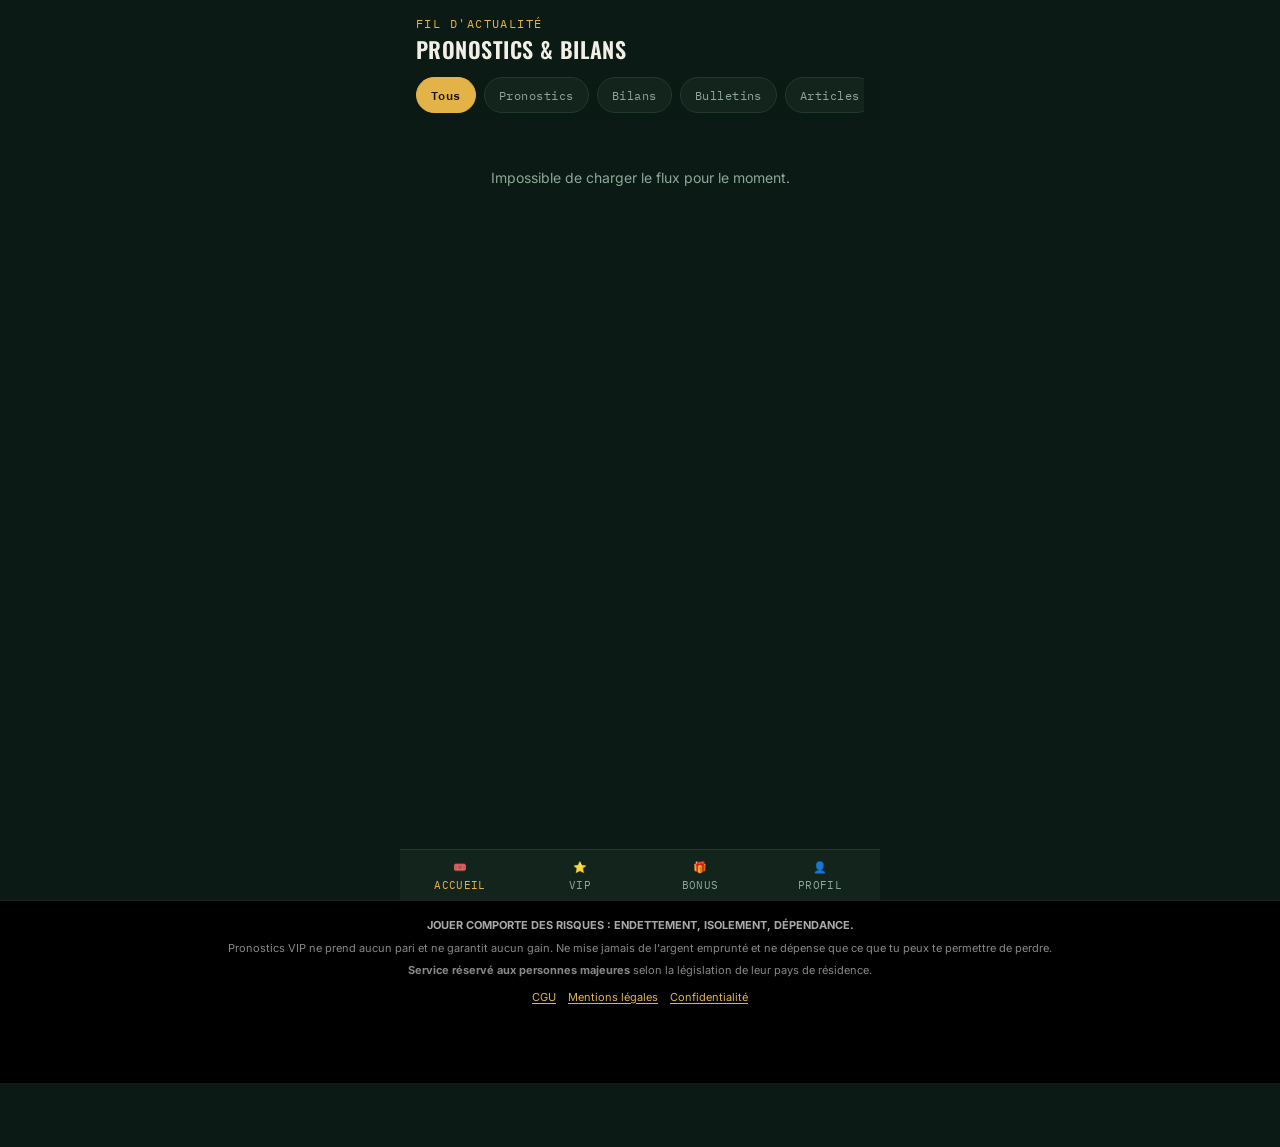
<file: index.html>
<!doctype html>
<html lang="fr">
<head>
  <meta charset="UTF-8" />
  <meta name="viewport" content="width=device-width, initial-scale=1.0, viewport-fit=cover" />
  <title>Pronostics VIP</title>

  <script src="https://telegram.org/js/telegram-web-app.js"></script>

  <link rel="preconnect" href="https://fonts.googleapis.com" />
  <link href="https://fonts.googleapis.com/css2?family=Oswald:wght@500;600;700&family=Inter:wght@400;500;600&family=IBM+Plex+Mono:wght@400;600&display=swap" rel="stylesheet" />

  <link rel="stylesheet" href="/css/styles.css" />

  <!-- Configure ici l'URL de ton backend Render (voir README) -->
  <script>
    window.__API_BASE_URL__ = 'https://pronostics-vip-backend.onrender.com';
    window.__BOT_USERNAME__ = 'PronosticsVip242_bot'; // sans @, pour le bouton "Se connecter avec Telegram" (repli hors app)
  </script>
</head>
<body>
  <div id="app"></div>
  
  <footer class="responsible-footer" aria-label="Informations de jeu responsable">
    <p class="responsible-footer__title"><strong>JOUER COMPORTE DES RISQUES : ENDETTEMENT, ISOLEMENT, DÉPENDANCE.</strong></p>
    <p>Pronostics VIP ne prend aucun pari et ne garantit aucun gain. Ne mise jamais de l'argent emprunté et ne dépense que ce que tu peux te permettre de perdre.</p>
    <p><strong>Service réservé aux personnes majeures</strong> selon la législation de leur pays de résidence.</p>
    <nav class="responsible-footer__links" aria-label="Documents légaux">
      <a href="/legal/cgu.html" target="_blank" rel="noopener">CGU</a>
      <a href="/legal/mentions-legales.html" target="_blank" rel="noopener">Mentions légales</a>
      <a href="/legal/confidentialite.html" target="_blank" rel="noopener">Confidentialité</a>
    </nav>
  </footer>
  
  <script type="module" src="/js/app.js"></script>
</body>
</html>
</file>
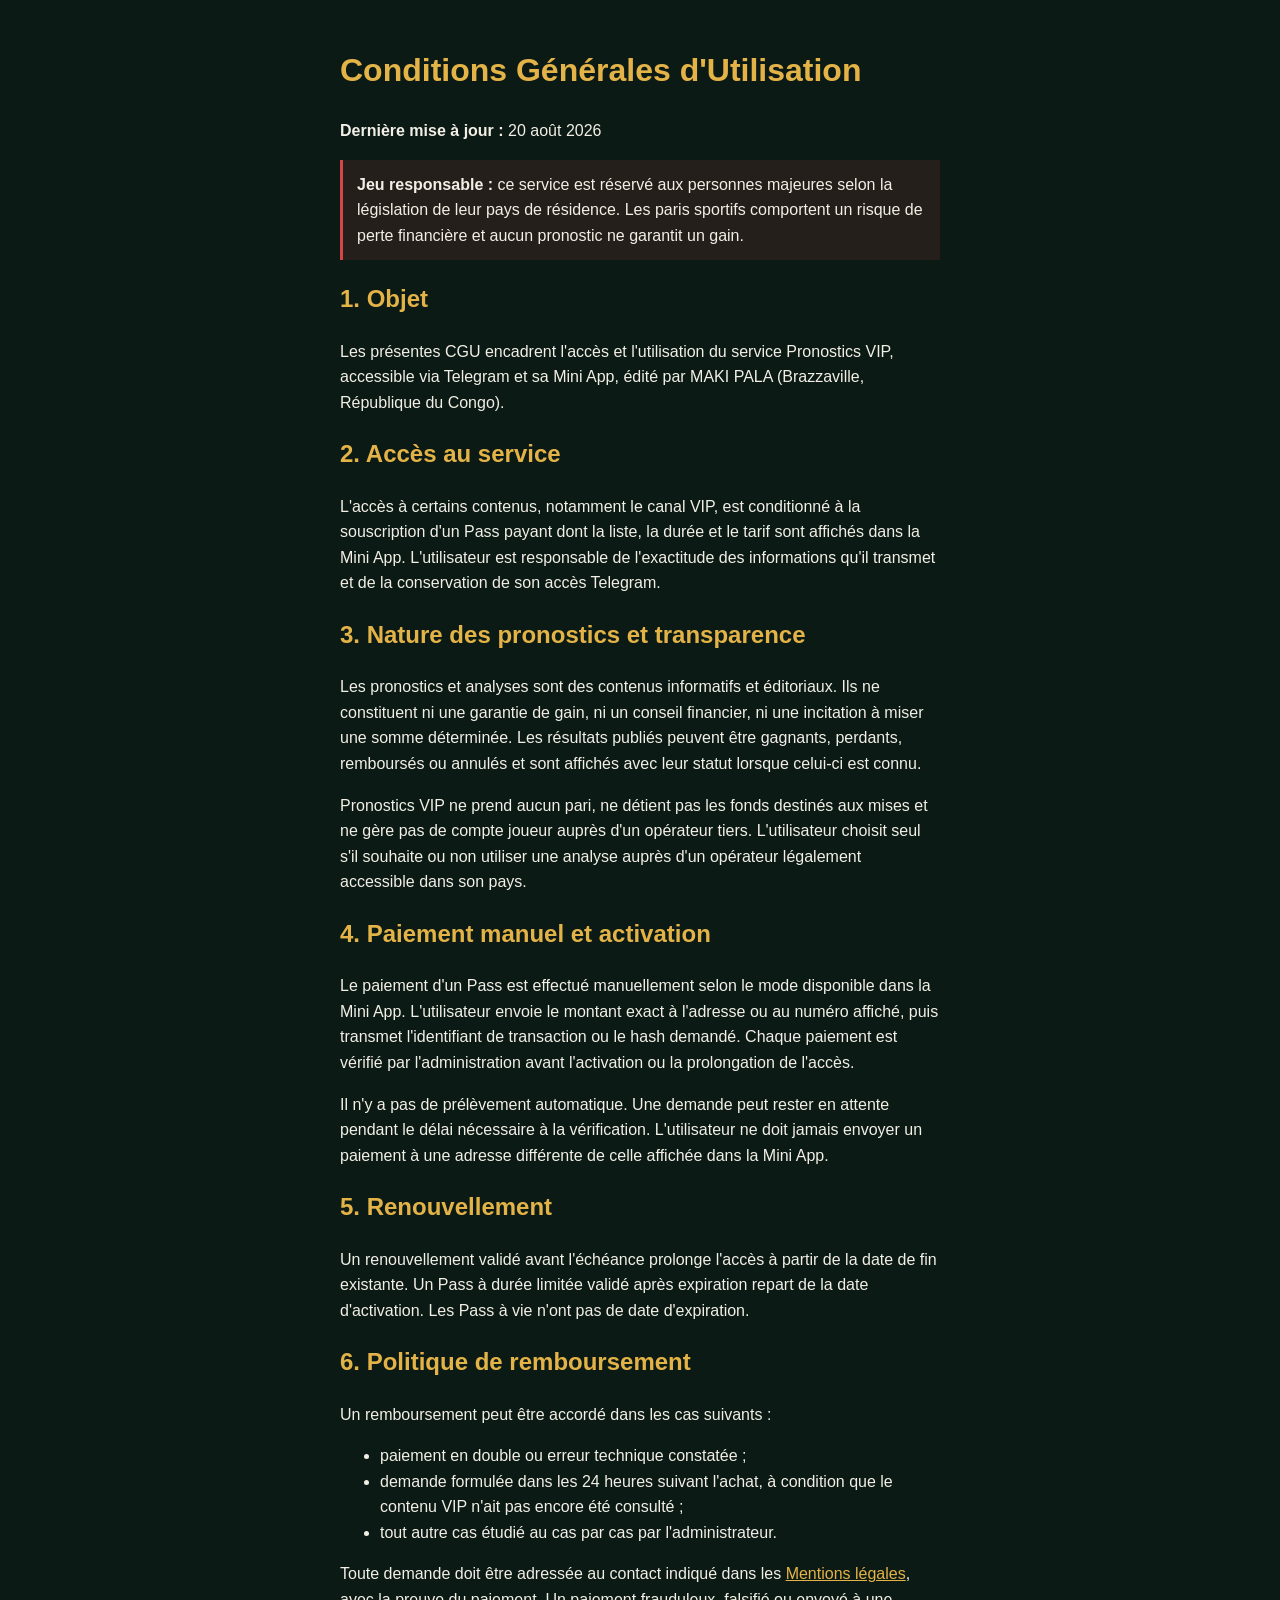
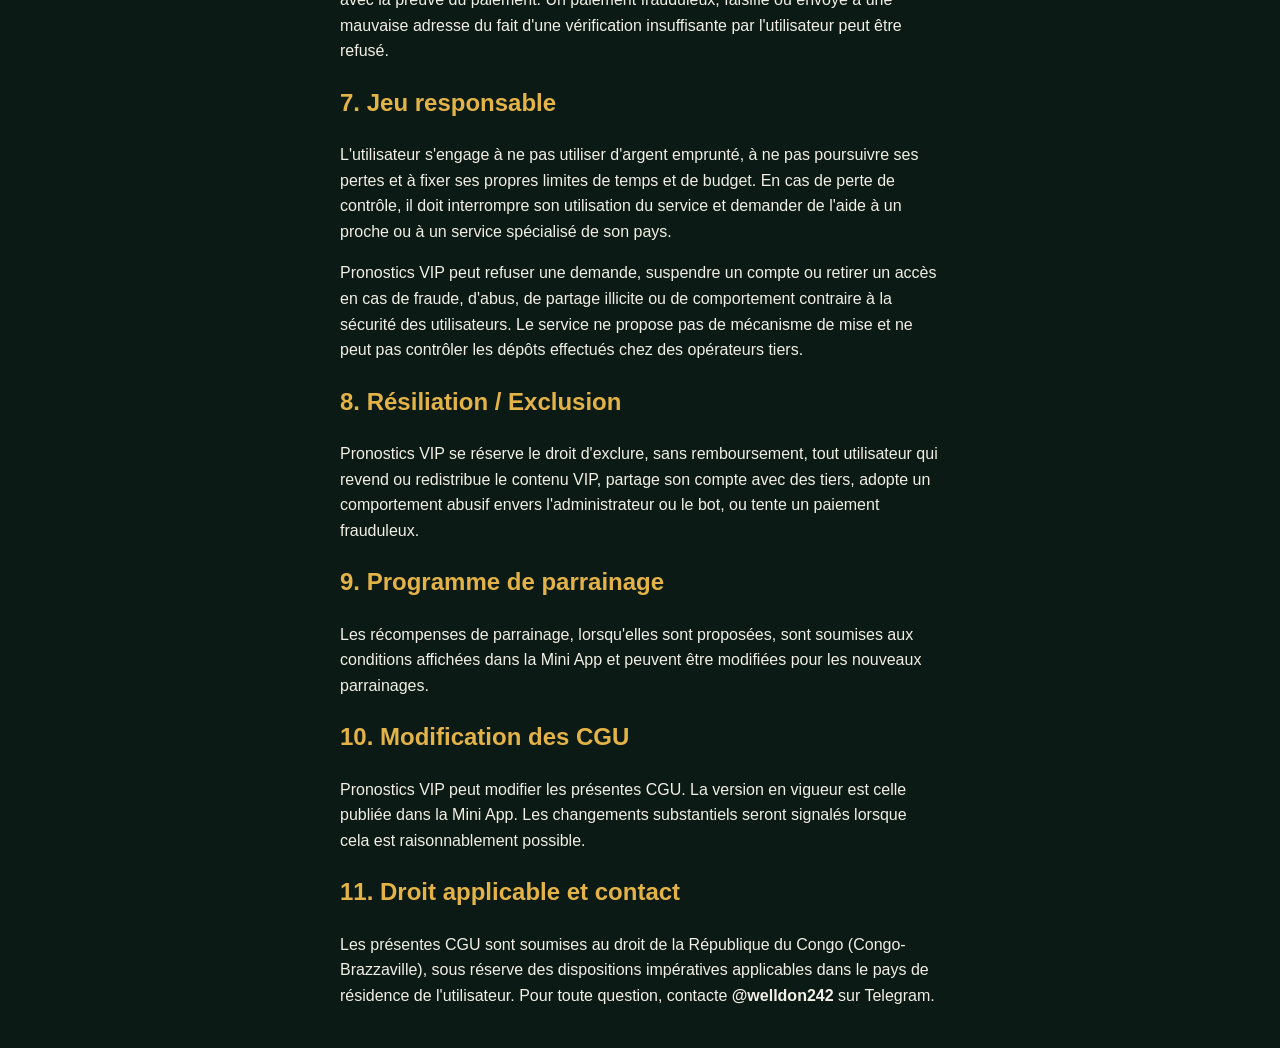
<file: legal/cgu.html>
<!doctype html>
<html lang="fr">
<head>
<meta charset="UTF-8" />
<meta name="viewport" content="width=device-width, initial-scale=1.0" />
<title>Conditions Générales d'Utilisation</title>
<style>
  body { background:#0b1a14; color:#f2efe6; font-family:Inter,Arial,sans-serif; padding:24px; line-height:1.6; max-width:600px; margin:0 auto; }
  h1,h2 { font-family:Oswald,Arial,sans-serif; color:#e4b348; }
  a { color:#e4b348; }
  .warning { border-left:3px solid #d64545; background:rgba(214,69,69,.12); padding:12px 14px; }
</style>
</head>
<body>
<h1>Conditions Générales d'Utilisation</h1>
<p><strong>Dernière mise à jour :</strong> 20 août 2026</p>
<div class="warning"><strong>Jeu responsable :</strong> ce service est réservé aux personnes majeures selon la législation de leur pays de résidence. Les paris sportifs comportent un risque de perte financière et aucun pronostic ne garantit un gain.</div>
<h2>1. Objet</h2>
<p>Les présentes CGU encadrent l'accès et l'utilisation du service Pronostics VIP, accessible via Telegram et sa Mini App, édité par MAKI PALA (Brazzaville, République du Congo).</p>
<h2>2. Accès au service</h2>
<p>L'accès à certains contenus, notamment le canal VIP, est conditionné à la souscription d'un Pass payant dont la liste, la durée et le tarif sont affichés dans la Mini App. L'utilisateur est responsable de l'exactitude des informations qu'il transmet et de la conservation de son accès Telegram.</p>
<h2>3. Nature des pronostics et transparence</h2>
<p>Les pronostics et analyses sont des contenus informatifs et éditoriaux. Ils ne constituent ni une garantie de gain, ni un conseil financier, ni une incitation à miser une somme déterminée. Les résultats publiés peuvent être gagnants, perdants, remboursés ou annulés et sont affichés avec leur statut lorsque celui-ci est connu.</p>
<p>Pronostics VIP ne prend aucun pari, ne détient pas les fonds destinés aux mises et ne gère pas de compte joueur auprès d'un opérateur tiers. L'utilisateur choisit seul s'il souhaite ou non utiliser une analyse auprès d'un opérateur légalement accessible dans son pays.</p>
<h2>4. Paiement manuel et activation</h2>
<p>Le paiement d'un Pass est effectué manuellement selon le mode disponible dans la Mini App. L'utilisateur envoie le montant exact à l'adresse ou au numéro affiché, puis transmet l'identifiant de transaction ou le hash demandé. Chaque paiement est vérifié par l'administration avant l'activation ou la prolongation de l'accès.</p>
<p>Il n'y a pas de prélèvement automatique. Une demande peut rester en attente pendant le délai nécessaire à la vérification. L'utilisateur ne doit jamais envoyer un paiement à une adresse différente de celle affichée dans la Mini App.</p>
<h2>5. Renouvellement</h2>
<p>Un renouvellement validé avant l'échéance prolonge l'accès à partir de la date de fin existante. Un Pass à durée limitée validé après expiration repart de la date d'activation. Les Pass à vie n'ont pas de date d'expiration.</p>
<h2>6. Politique de remboursement</h2>
<p>Un remboursement peut être accordé dans les cas suivants :</p>
<ul><li>paiement en double ou erreur technique constatée ;</li><li>demande formulée dans les 24 heures suivant l'achat, à condition que le contenu VIP n'ait pas encore été consulté ;</li><li>tout autre cas étudié au cas par cas par l'administrateur.</li></ul>
<p>Toute demande doit être adressée au contact indiqué dans les <a href="/legal/mentions-legales.html">Mentions légales</a>, avec la preuve du paiement. Un paiement frauduleux, falsifié ou envoyé à une mauvaise adresse du fait d'une vérification insuffisante par l'utilisateur peut être refusé.</p>
<h2>7. Jeu responsable</h2>
<p>L'utilisateur s'engage à ne pas utiliser d'argent emprunté, à ne pas poursuivre ses pertes et à fixer ses propres limites de temps et de budget. En cas de perte de contrôle, il doit interrompre son utilisation du service et demander de l'aide à un proche ou à un service spécialisé de son pays.</p>
<p>Pronostics VIP peut refuser une demande, suspendre un compte ou retirer un accès en cas de fraude, d'abus, de partage illicite ou de comportement contraire à la sécurité des utilisateurs. Le service ne propose pas de mécanisme de mise et ne peut pas contrôler les dépôts effectués chez des opérateurs tiers.</p>
<h2>8. Résiliation / Exclusion</h2>
<p>Pronostics VIP se réserve le droit d'exclure, sans remboursement, tout utilisateur qui revend ou redistribue le contenu VIP, partage son compte avec des tiers, adopte un comportement abusif envers l'administrateur ou le bot, ou tente un paiement frauduleux.</p>
<h2>9. Programme de parrainage</h2>
<p>Les récompenses de parrainage, lorsqu'elles sont proposées, sont soumises aux conditions affichées dans la Mini App et peuvent être modifiées pour les nouveaux parrainages.</p>
<h2>10. Modification des CGU</h2>
<p>Pronostics VIP peut modifier les présentes CGU. La version en vigueur est celle publiée dans la Mini App. Les changements substantiels seront signalés lorsque cela est raisonnablement possible.</p>
<h2>11. Droit applicable et contact</h2>
<p>Les présentes CGU sont soumises au droit de la République du Congo (Congo-Brazzaville), sous réserve des dispositions impératives applicables dans le pays de résidence de l'utilisateur. Pour toute question, contacte <strong>@welldon242</strong> sur Telegram.</p>
</body>
</html>
</file>
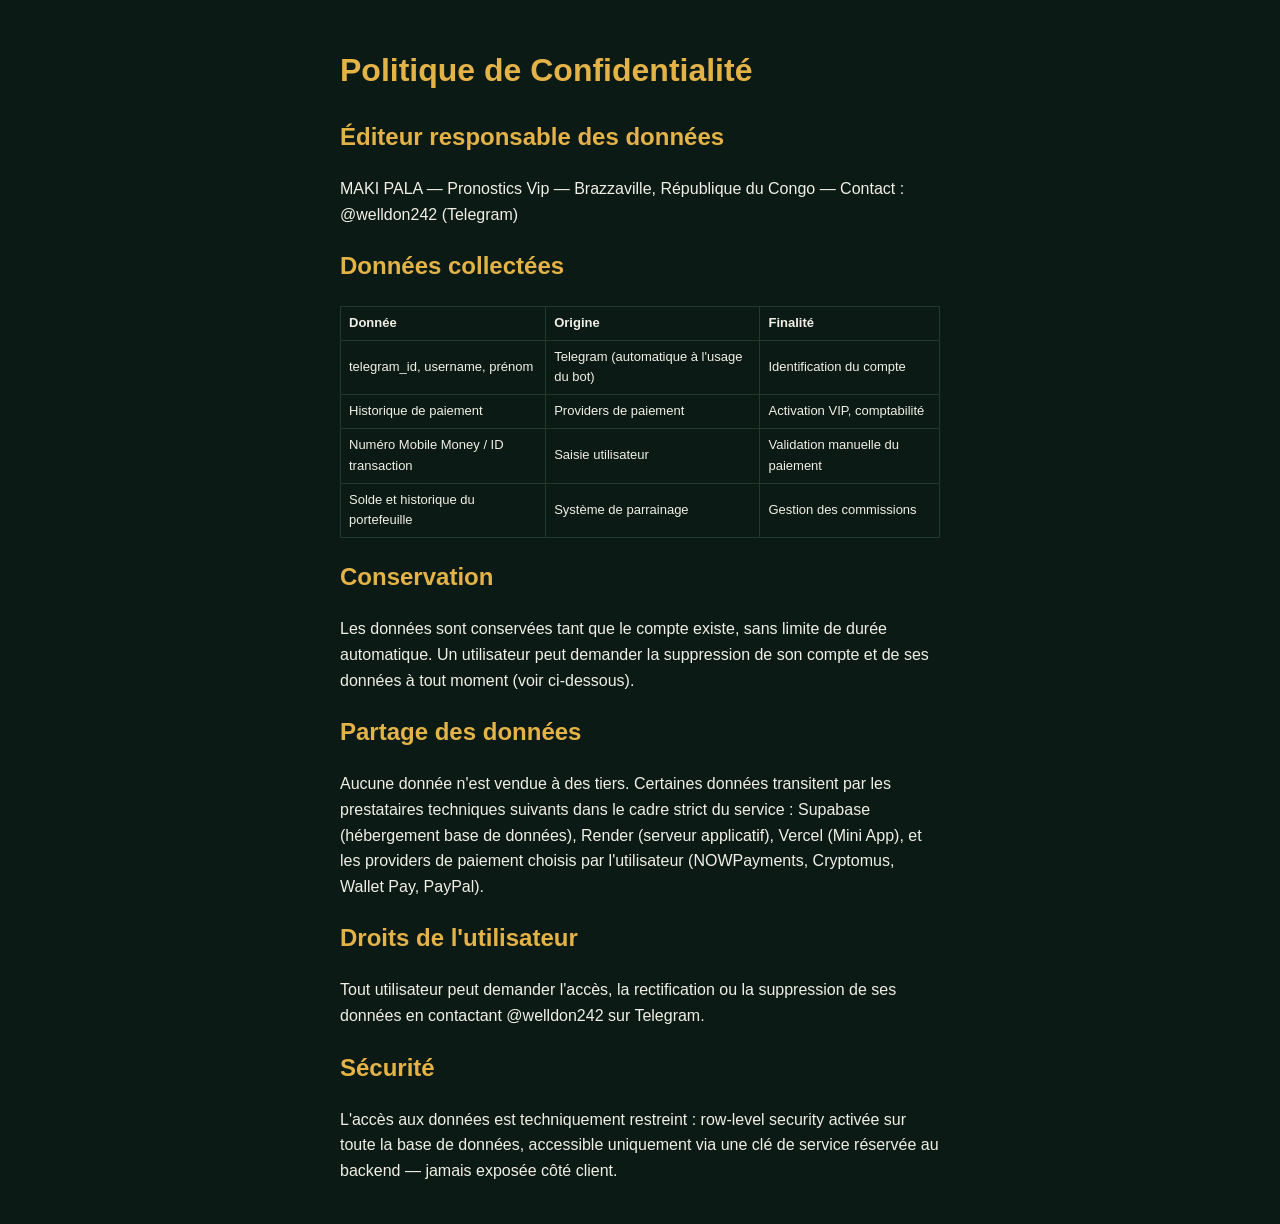
<file: legal/confidentialite.html>
<!doctype html>
<html lang="fr">
<head>
<meta charset="UTF-8" />
<meta name="viewport" content="width=device-width, initial-scale=1.0" />
<title>Politique de Confidentialité</title>
<style>
  body { background:#0b1a14; color:#f2efe6; font-family:Inter,sans-serif; padding:24px; line-height:1.6; max-width:600px; margin:0 auto; }
  h1,h2 { font-family:Oswald,sans-serif; color:#e4b348; }
  table { width:100%; border-collapse:collapse; font-size:13px; }
  td, th { border:1px solid #22392e; padding:6px 8px; text-align:left; }
</style>
</head>
<body>

<h1>Politique de Confidentialité</h1>

<h2>Éditeur responsable des données</h2>
<p>MAKI PALA — Pronostics Vip — Brazzaville, République du Congo — Contact : @welldon242 (Telegram)</p>

<h2>Données collectées</h2>
<table>
  <tr><th>Donnée</th><th>Origine</th><th>Finalité</th></tr>
  <tr><td>telegram_id, username, prénom</td><td>Telegram (automatique à l'usage du bot)</td><td>Identification du compte</td></tr>
  <tr><td>Historique de paiement</td><td>Providers de paiement</td><td>Activation VIP, comptabilité</td></tr>
  <tr><td>Numéro Mobile Money / ID transaction</td><td>Saisie utilisateur</td><td>Validation manuelle du paiement</td></tr>
  <tr><td>Solde et historique du portefeuille</td><td>Système de parrainage</td><td>Gestion des commissions</td></tr>
</table>

<h2>Conservation</h2>
<p>Les données sont conservées tant que le compte existe, sans limite de durée automatique. Un utilisateur peut demander la suppression de son compte et de ses données à tout moment (voir ci-dessous).</p>

<h2>Partage des données</h2>
<p>
  Aucune donnée n'est vendue à des tiers. Certaines données transitent par les
  prestataires techniques suivants dans le cadre strict du service :
  Supabase (hébergement base de données), Render (serveur applicatif),
  Vercel (Mini App), et les providers de paiement choisis par l'utilisateur
  (NOWPayments, Cryptomus, Wallet Pay, PayPal).
</p>

<h2>Droits de l'utilisateur</h2>
<p>Tout utilisateur peut demander l'accès, la rectification ou la suppression de ses données en contactant @welldon242 sur Telegram.</p>

<h2>Sécurité</h2>
<p>L'accès aux données est techniquement restreint : row-level security activée sur toute la base de données, accessible uniquement via une clé de service réservée au backend — jamais exposée côté client.</p>

</body>
</html>
</file>
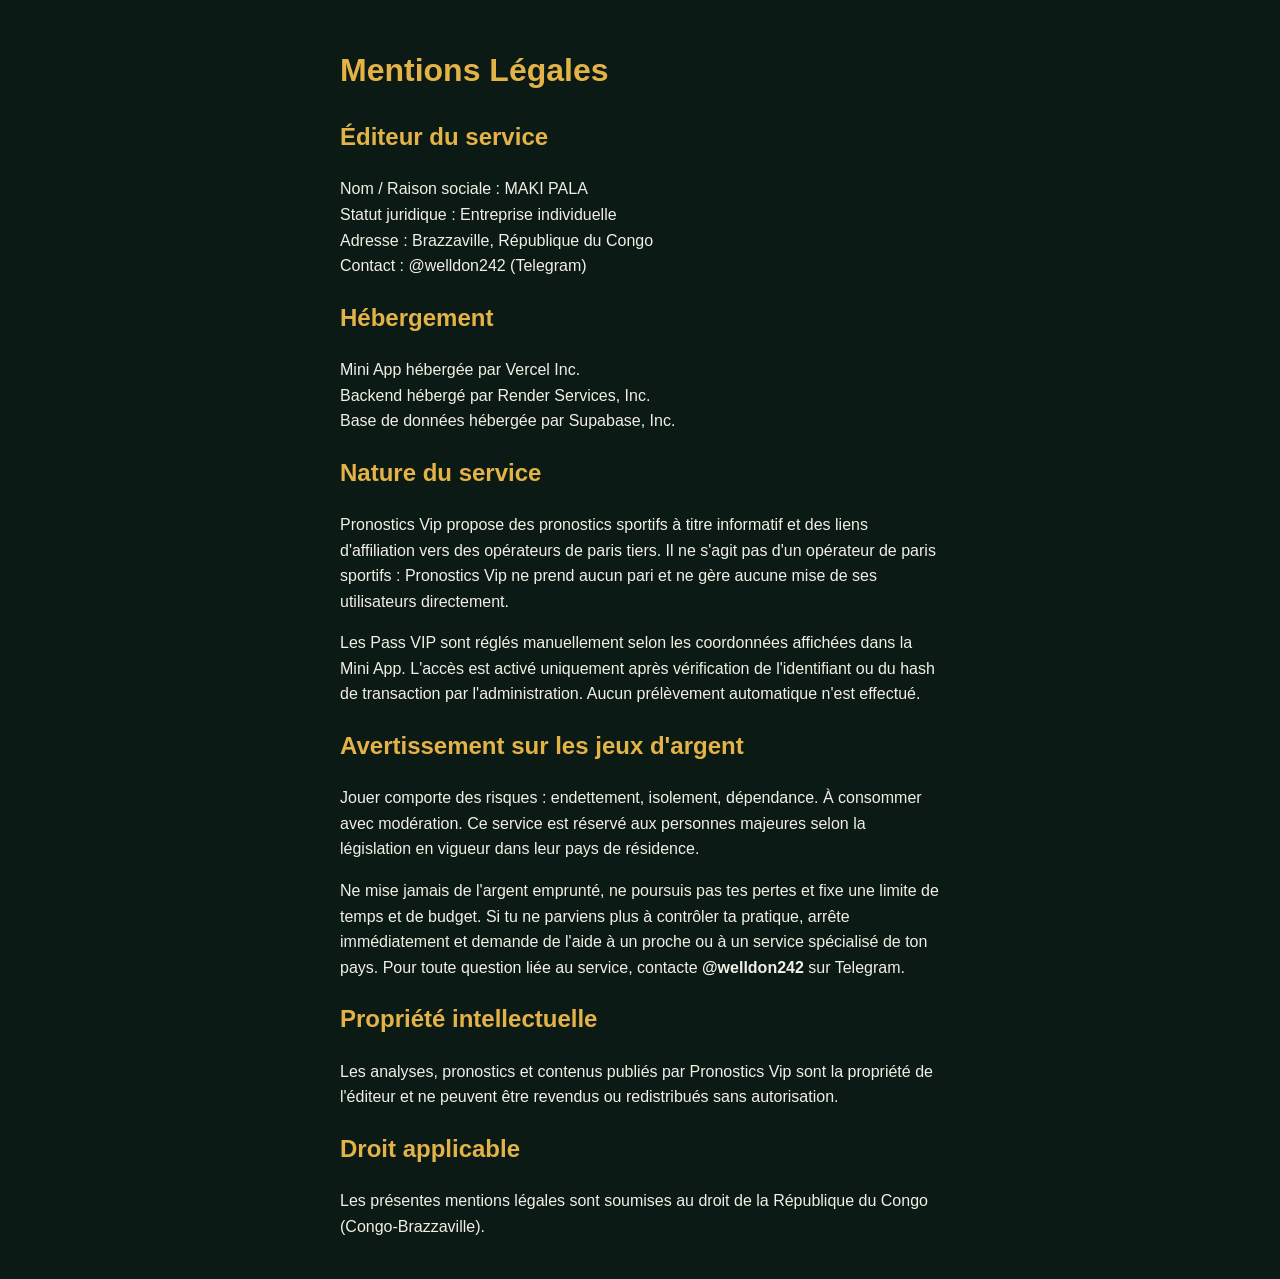
<file: legal/mentions-legales.html>
<!doctype html>
<html lang="fr">
<head>
<meta charset="UTF-8" />
<meta name="viewport" content="width=device-width, initial-scale=1.0" />
<title>Mentions Légales</title>
<style>
  body { background:#0b1a14; color:#f2efe6; font-family:Inter,sans-serif; padding:24px; line-height:1.6; max-width:600px; margin:0 auto; }
  h1,h2 { font-family:Oswald,sans-serif; color:#e4b348; }
  a { color:#e4b348; }
</style>
</head>
<body>

<h1>Mentions Légales</h1>

<h2>Éditeur du service</h2>
<p>
  Nom / Raison sociale : MAKI PALA<br>
  Statut juridique : Entreprise individuelle<br>
  Adresse : Brazzaville, République du Congo<br>
  Contact : @welldon242 (Telegram)
</p>

<h2>Hébergement</h2>
<p>
  Mini App hébergée par Vercel Inc.<br>
  Backend hébergé par Render Services, Inc.<br>
  Base de données hébergée par Supabase, Inc.
</p>

<h2>Nature du service</h2>
<p>
  Pronostics Vip propose des pronostics sportifs à titre informatif et des liens
  d'affiliation vers des opérateurs de paris tiers. Il ne s'agit pas d'un
  opérateur de paris sportifs : Pronostics Vip ne prend aucun pari et ne gère
  aucune mise de ses utilisateurs directement.
</p>
<p>
  Les Pass VIP sont réglés manuellement selon les coordonnées affichées dans la
  Mini App. L'accès est activé uniquement après vérification de l'identifiant ou
  du hash de transaction par l'administration. Aucun prélèvement automatique
  n'est effectué.
</p>

<h2>Avertissement sur les jeux d'argent</h2>
<p>
  Jouer comporte des risques : endettement, isolement, dépendance. À consommer
  avec modération. Ce service est réservé aux personnes majeures selon la
  législation en vigueur dans leur pays de résidence.
</p>
<p>
  Ne mise jamais de l'argent emprunté, ne poursuis pas tes pertes et fixe une
  limite de temps et de budget. Si tu ne parviens plus à contrôler ta pratique,
  arrête immédiatement et demande de l'aide à un proche ou à un service
  spécialisé de ton pays. Pour toute question liée au service, contacte
  <strong>@welldon242</strong> sur Telegram.
</p>

<h2>Propriété intellectuelle</h2>
<p>Les analyses, pronostics et contenus publiés par Pronostics Vip sont la propriété de l'éditeur et ne peuvent être revendus ou redistribués sans autorisation.</p>

<h2>Droit applicable</h2>
<p>Les présentes mentions légales sont soumises au droit de la République du Congo (Congo-Brazzaville).</p>

</body>
</html>
</file>
<file: css/styles.css>
/* ===================================================================
   DESIGN TOKENS
   =================================================================== */
:root {
  --bg: #0b1a14;
  --surface: #12241c;
  --surface-raised: #182f24;
  --border: #22392e;
  --gold: #e4b348;
  --gold-dim: #a8863a;
  --green: #3fa34d;
  --red: #d64545;
  --text: #f2efe6;
  --text-muted: #8fa79a;

  --font-display: 'Oswald', sans-serif;
  --font-body: 'Inter', sans-serif;
  --font-mono: 'IBM Plex Mono', monospace;

  --radius: 14px;
  --safe-bottom: env(safe-area-inset-bottom, 0px);
}

* { box-sizing: border-box; }

html, body {
  margin: 0;
  padding: 0;
  background: var(--bg);
  color: var(--text);
  font-family: var(--font-body);
  -webkit-tap-highlight-color: transparent;
}

body {
  padding-bottom: calc(64px + var(--safe-bottom));
}

h1, h2, h3, .display {
  font-family: var(--font-display);
  text-transform: uppercase;
  letter-spacing: 0.02em;
  font-weight: 600;
  margin: 0;
}

.mono { font-family: var(--font-mono); font-variant-numeric: tabular-nums; }

a { color: inherit; text-decoration: none; }

button {
  font-family: var(--font-body);
  cursor: pointer;
  border: none;
}

@media (prefers-reduced-motion: reduce) {
  * { animation: none !important; transition: none !important; }
}

@keyframes slideDown {
  from { transform: translate(-50%, -20px); opacity: 0; }
  to { transform: translate(-50%, 0); opacity: 1; }
}
@keyframes slideUp {
  from { transform: translate(-50%, 0); opacity: 1; }
  to { transform: translate(-50%, -20px); opacity: 0; }
}

/* ===================================================================
   LAYOUT
   =================================================================== */
#app {
  max-width: 480px;
  margin: 0 auto;
  min-height: 100vh;
  position: relative;
}

.topbar {
  position: sticky;
  top: 0;
  z-index: 10;
  background: linear-gradient(180deg, var(--bg) 70%, rgba(11, 26, 20, 0));
  padding: 16px 16px 8px;
}

.topbar .eyebrow {
  color: var(--gold);
  font-size: 12px;
  letter-spacing: 0.12em;
  text-transform: uppercase;
  font-family: var(--font-mono);
}

.topbar h1 { font-size: 22px; margin-top: 2px; }

.filter-tabs {
  display: flex;
  gap: 8px;
  margin-top: 12px;
  overflow-x: auto;
}

.filter-tab {
  flex: none;
  background: var(--surface);
  border: 1px solid var(--border);
  color: var(--text-muted);
  font-family: var(--font-mono);
  font-size: 12px;
  letter-spacing: 0.04em;
  padding: 7px 14px;
  border-radius: 999px;
  cursor: pointer;
}

.filter-tab.active {
  background: var(--gold);
  border-color: var(--gold);
  color: #1a1305;
  font-weight: 600;
}

.view { padding: 8px 16px 24px; }

/* Bannière flash d'urgence */
.banner-flash {
  background: var(--gold);
  color: #1a1305;
  font-family: var(--font-mono);
  font-size: 13px;
  font-weight: 600;
  padding: 8px 16px;
  text-align: center;
}

.responsible-footer {
  background: #000;
  color: #888;
  text-align: center;
  padding: 16px 20px calc(78px + var(--safe-bottom));
  font-size: 11px;
  line-height: 1.5;
  border-top: 1px solid #222;
}
.responsible-footer p { margin: 0 0 6px; }
.responsible-footer__title { color: #aaa; }
.responsible-footer__links { display: flex; justify-content: center; flex-wrap: wrap; gap: 12px; margin-top: 10px; }
.responsible-footer__links a { color: var(--gold); text-decoration: underline; text-underline-offset: 2px; }

/* ===================================================================
   NAVIGATION BASSE
   =================================================================== */
.bottom-nav {
  position: fixed;
  bottom: 0;
  left: 0;
  right: 0;
  max-width: 480px;
  margin: 0 auto;
  background: var(--surface);
  border-top: 1px solid var(--border);
  display: flex;
  padding-bottom: var(--safe-bottom);
  z-index: 20;
}

.bottom-nav button {
  flex: 1;
  background: transparent;
  color: var(--text-muted);
  font-size: 11px;
  padding: 10px 0 8px;
  display: flex;
  flex-direction: column;
  align-items: center;
  gap: 4px;
  letter-spacing: 0.03em;
  text-transform: uppercase;
  font-family: var(--font-mono);
}

.bottom-nav button svg { width: 20px; height: 20px; }

.bottom-nav button.active { color: var(--gold); }

/* ===================================================================
   COMPOSANT SIGNATURE : TICKET À SOUCHE
   =================================================================== */
.ticket {
  position: relative;
  background: var(--surface-raised);
  border: 1px solid var(--border);
  border-radius: var(--radius);
  margin-bottom: 16px;
  overflow: hidden;
}

.ticket__image {
  display: block;
  width: 100%;
  height: 180px;
  object-fit: cover;
  border-bottom: 1px solid var(--border);
  background: var(--surface);
  cursor: pointer;
}

.ticket__body--clickable {
  cursor: pointer;
}

/* ===================================================================
   LIGHTBOX (image plein écran + légende complète)
   =================================================================== */
.lightbox {
  position: fixed;
  inset: 0;
  z-index: 100;
  background: rgba(5, 12, 9, 0.92);
  display: none;
  align-items: flex-start;
  justify-content: center;
  overflow-y: auto;
  padding: 24px 16px;
}

.lightbox.open { display: flex; }

.lightbox__inner {
  max-width: 480px;
  width: 100%;
}

.lightbox__image {
  display: block;
  width: 100%;
  max-height: 70vh;
  object-fit: contain;
  border-radius: var(--radius);
  border: 1px solid var(--border);
  background: var(--surface);
}

.lightbox__caption {
  color: #fff;
  margin-top: 16px;
  line-height: 1.6;
  font-size: 14.5px;
  white-space: pre-wrap;
}

.lightbox__title {
  color: var(--gold);
  font-weight: 600;
  margin-bottom: 8px;
  font-size: 16px;
}

.lightbox__close {
  position: fixed;
  top: 16px;
  right: 16px;
  z-index: 101;
  width: 36px;
  height: 36px;
  border-radius: 999px;
  border: 1px solid var(--border);
  background: var(--surface-raised);
  color: #fff;
  font-size: 16px;
  cursor: pointer;
}

.ticket__body {
  padding: 16px 16px 14px;
}

.ticket__label {
  font-family: var(--font-mono);
  font-size: 11px;
  color: var(--gold);
  letter-spacing: 0.08em;
  text-transform: uppercase;
  margin-bottom: 6px;
  display: flex;
  align-items: center;
  justify-content: space-between;
  gap: 6px;
}

.ticket__date {
  color: var(--text-muted);
  font-weight: 500;
  text-transform: none;
  letter-spacing: 0;
  font-size: 11px;
}

.ticket__match {
  font-family: var(--font-display);
  font-size: 19px;
  margin-bottom: 8px;
  line-height: 1.2;
}

.ticket__analyse {
  color: var(--text-muted);
  font-size: 13.5px;
  line-height: 1.5;
}

/* ligne de déchirure perforée */
.ticket__tear {
  position: relative;
  height: 0;
  border-top: 2px dashed var(--border);
  margin: 0 0;
}

.ticket__tear::before,
.ticket__tear::after {
  content: '';
  position: absolute;
  top: -9px;
  width: 18px;
  height: 18px;
  background: var(--bg);
  border-radius: 50%;
}
.ticket__tear::before { left: -25px; }
.ticket__tear::after { right: -25px; }

.ticket__stub {
  padding: 12px 16px 16px;
  display: flex;
  align-items: center;
  justify-content: space-between;
}

.ticket__cote-block { display: flex; flex-direction: column; }
.ticket__cote-label { font-size: 10px; color: var(--text-muted); text-transform: uppercase; letter-spacing: 0.08em; }
.ticket__cote { font-family: var(--font-mono); font-size: 26px; color: var(--gold); font-weight: 600; }

.confidence { display: flex; gap: 3px; }
.confidence__pip {
  width: 8px; height: 8px; border-radius: 50%;
  background: var(--border);
}
.confidence__pip.filled { background: var(--gold); }

.ticket__result-badge {
  font-family: var(--font-mono);
  font-size: 12px;
  font-weight: 600;
  padding: 4px 10px;
  border-radius: 999px;
}
.ticket__result-badge.valide { background: rgba(63,163,77,0.15); color: var(--green); }
.ticket__result-badge.perdu { background: rgba(214,69,69,0.15); color: var(--red); }
.ticket__result-badge.attente { background: rgba(143,167,154,0.15); color: var(--text-muted); }

.ticket__selections {
  margin-top: 12px;
  display: flex;
  flex-direction: column;
  gap: 8px;
}

.ticket__selection {
  background: rgba(0, 0, 0, 0.2);
  border: 1px solid rgba(255, 255, 255, 0.05);
  border-radius: 8px;
  padding: 10px;
  display: flex;
  flex-direction: column;
  gap: 6px;
  position: relative;
  overflow: hidden;
}

.ticket__selection--gagne::before {
  content: '';
  position: absolute;
  top: 0; left: 0; bottom: 0;
  width: 4px;
  background: var(--green);
}

.ticket__selection--perdu::before {
  content: '';
  position: absolute;
  top: 0; left: 0; bottom: 0;
  width: 4px;
  background: var(--red);
}

.ticket__selection-header {
  display: flex;
  justify-content: space-between;
  align-items: center;
  font-size: 11px;
  color: var(--text-muted);
}

.ticket__selection-teams {
  display: flex;
  align-items: center;
  gap: 8px;
  font-weight: 600;
  font-size: 13px;
}

.ticket__selection-logo {
  width: 20px;
  height: 20px;
  object-fit: contain;
}

.ticket__selection-footer {
  display: flex;
  justify-content: space-between;
  align-items: center;
  margin-top: 4px;
  padding-top: 6px;
  border-top: 1px dashed rgba(255, 255, 255, 0.1);
}

.ticket__selection-label {
  font-size: 12px;
  color: var(--gold);
}

.ticket__selection-cote {
  font-family: var(--font-mono);
  font-size: 13px;
  font-weight: 600;
}

.ticket__selection-status {
  font-size: 10px;
  padding: 2px 6px;
  border-radius: 4px;
  font-weight: 600;
}
.ticket__selection-status.gagne { background: rgba(34, 197, 94, 0.15); color: var(--green); }
.ticket__selection-status.perdu { background: rgba(239, 68, 68, 0.15); color: var(--red); }
.ticket__selection-status.rembourse { background: rgba(255, 255, 255, 0.1); color: var(--text-muted); }

.ticket__interactions {
  display: flex;
  justify-content: space-between;
  align-items: center;
  padding: 12px 16px;
  background: rgba(0, 0, 0, 0.2);
  border-top: 1px dashed rgba(255, 255, 255, 0.05);
  border-radius: 0 0 16px 16px;
}

.interaction-btn {
  display: flex;
  align-items: center;
  gap: 6px;
  background: none;
  border: none;
  color: var(--text-muted);
  font-size: 12px;
  font-weight: 500;
  cursor: pointer;
  padding: 6px 10px;
  border-radius: 20px;
  transition: all 0.2s ease;
}

.interaction-btn .icon {
  font-style: normal;
  font-size: 14px;
}

.interaction-btn:hover {
  background: rgba(255, 255, 255, 0.05);
  color: var(--text);
}

.interaction-btn.like-btn.active {
  color: var(--gold);
  background: rgba(255, 215, 0, 0.1);
}

.interaction-btn.dislike-btn.active {
  color: var(--red);
  background: rgba(255, 68, 68, 0.1);
}

.interaction-btn.fav-btn.active {
  color: var(--gold);
}

.ticket__cta {
  display: block;
  margin: 0 16px 16px;
  background: var(--gold);
  color: #1a1305;
  text-align: center;
  padding: 10px;
  border-radius: 10px;
  font-family: var(--font-mono);
  font-size: 13px;
  font-weight: 700;
  letter-spacing: 0.03em;
}

/* ===================================================================
   PASS VIP
   =================================================================== */
.vip-offer-intro {
  background: linear-gradient(145deg, rgba(228,179,72,0.12), var(--surface-raised));
  border: 1px solid rgba(228,179,72,0.3);
  border-radius: var(--radius);
  padding: 16px;
  margin-bottom: 18px;
}
.vip-offer-intro__eyebrow { color: var(--gold); font-family: var(--font-mono); font-size: 11px; text-transform: uppercase; letter-spacing: 0.08em; }
.vip-offer-intro h2 { font-size: 20px; margin: 5px 0 12px; }
.vip-offer-intro p, .offer-footnote { color: var(--text-muted); font-size: 12px; line-height: 1.5; }
.vip-benefits { display: grid; gap: 6px; color: var(--text); font-size: 12px; margin-bottom: 12px; }
.pass-list { display: grid; gap: 10px; }
.pass-card {
  position: relative;
  width: 100%;
  text-align: left;
  background: var(--surface-raised);
  border: 1px solid var(--border);
  color: var(--text);
  border-radius: var(--radius);
  padding: 14px 16px;
  display: block;
  transition: transform 0.15s ease, border-color 0.15s ease;
}
.pass-card:active { transform: scale(0.985); }
.pass-card.featured { border-color: var(--gold); box-shadow: 0 0 0 1px var(--gold) inset; }
.pass-card.best-value { border-color: var(--green); }
.pass-card__badge { display: inline-block; color: var(--gold); font-family: var(--font-mono); font-size: 10px; text-transform: uppercase; letter-spacing: 0.06em; margin-bottom: 8px; }
.pass-card.best-value .pass-card__badge { color: var(--green); }
.pass-card__main { display: flex; justify-content: space-between; align-items: center; gap: 12px; }
.pass-card__name { display: block; font-family: var(--font-display); font-size: 16px; }
.pass-card__duration { display: block; font-size: 12px; color: var(--text-muted); margin-top: 3px; }
.pass-card__price { flex: none; font-family: var(--font-mono); font-size: 18px; color: var(--gold); font-weight: 600; }
.offer-footnote { margin: 14px 2px 0; }
.payment-steps { display: grid; grid-template-columns: repeat(3, 1fr); gap: 5px; margin: 0 0 14px; }
.payment-step { color: var(--text-muted); font-family: var(--font-mono); font-size: 10px; line-height: 1.25; text-align: center; }
.payment-step b { display: block; color: var(--text); font-size: 13px; margin-bottom: 3px; }
.payment-step.active, .payment-step.active b { color: var(--gold); }
.payment-note { color: var(--text-muted); font-size: 11px; line-height: 1.45; margin: 4px 4px 14px; }
.payment-method__tag { margin-left: auto; color: var(--gold); border: 1px solid var(--gold-dim); border-radius: 999px; padding: 4px 7px; font-family: var(--font-mono); font-size: 9px; white-space: nowrap; }
.responsible-check { display: flex; gap: 8px; align-items: flex-start; color: var(--text-muted); font-size: 11px; line-height: 1.45; margin-top: 12px; }
.responsible-check input { margin-top: 2px; accent-color: var(--gold); }

.btn-primary {
  background: var(--gold);
  color: #1a1305;
  border-radius: 10px;
  padding: 12px 16px;
  font-weight: 700;
  font-size: 14px;
  width: 100%;
  font-family: var(--font-mono);
  text-transform: uppercase;
  letter-spacing: 0.03em;
}

.btn-secondary {
  background: transparent;
  border: 1px solid var(--border);
  color: var(--text);
  border-radius: 10px;
  padding: 10px 14px;
  font-size: 13px;
}

.payment-method {
  display: flex;
  align-items: center;
  gap: 10px;
  padding: 14px;
  border: 1px solid var(--border);
  border-radius: 10px;
  margin-bottom: 10px;
  background: var(--surface);
}
.payment-method__name { font-size: 14px; }
.payment-method__sub { font-size: 11px; color: var(--text-muted); }

/* ===================================================================
   WALLET / PARRAINAGE
   =================================================================== */
.profile-onboarding {
  background: linear-gradient(145deg, rgba(228,179,72,0.1), var(--surface-raised));
  border: 1px solid rgba(228,179,72,0.28);
  border-radius: var(--radius);
  padding: 16px;
  margin-bottom: 16px;
}
.profile-onboarding__eyebrow { color: var(--gold); font-family: var(--font-mono); font-size: 11px; text-transform: uppercase; letter-spacing: 0.08em; }
.profile-onboarding h2 { font-size: 20px; margin: 5px 0 14px; }
.onboarding-step { display: flex; gap: 10px; align-items: flex-start; margin: 10px 0; }
.onboarding-step b { flex: none; width: 22px; height: 22px; border-radius: 50%; background: var(--gold); color: #1a1305; display: grid; place-items: center; font-family: var(--font-mono); font-size: 12px; }
.onboarding-step strong, .onboarding-step small { display: block; }
.onboarding-step strong { font-size: 13px; }
.onboarding-step small { color: var(--text-muted); font-size: 11px; margin-top: 2px; line-height: 1.35; }
.profile-onboarding .btn-primary, .profile-notice .btn-primary { margin-top: 12px; }
.profile-notice { border-radius: var(--radius); padding: 14px 16px; margin-bottom: 16px; font-size: 13px; line-height: 1.45; }
.profile-notice p { color: var(--text-muted); font-size: 12px; margin: 6px 0 0; }
.profile-notice--success { background: rgba(63,163,77,0.12); border: 1px solid rgba(63,163,77,0.35); }
.profile-notice--warning { background: rgba(214,69,69,0.12); border: 1px solid rgba(214,69,69,0.4); }

.wallet-hero {
  background: linear-gradient(135deg, var(--surface-raised), var(--surface));
  border: 1px solid var(--border);
  border-radius: var(--radius);
  padding: 20px;
  text-align: center;
  margin-bottom: 16px;
}
.wallet-hero__label { font-size: 12px; color: var(--text-muted); text-transform: uppercase; letter-spacing: 0.08em; }
.wallet-hero__amount { font-family: var(--font-mono); font-size: 34px; color: var(--gold); margin-top: 4px; }

.referral-link-box {
  background: var(--surface);
  border: 1px dashed var(--gold-dim);
  border-radius: 10px;
  padding: 12px;
  font-family: var(--font-mono);
  font-size: 12px;
  color: var(--text-muted);
  word-break: break-all;
  margin-bottom: 12px;
}

/* ===================================================================
   BANKROLL CALCULATOR
   =================================================================== */
.calc-box {
  background: var(--surface-raised);
  border: 1px solid var(--border);
  border-radius: var(--radius);
  padding: 16px;
  margin-bottom: 16px;
}
.calc-box input[type="number"] {
  width: 100%;
  background: var(--surface);
  border: 1px solid var(--border);
  color: var(--text);
  border-radius: 8px;
  padding: 10px 12px;
  font-family: var(--font-mono);
  font-size: 15px;
  margin-top: 6px;
}
.calc-box label { font-size: 12px; color: var(--text-muted); }
.calc-result {
  margin-top: 12px;
  font-family: var(--font-mono);
  font-size: 15px;
  color: var(--green);
}

.bookmaker-row {
  display: flex;
  align-items: center;
  justify-content: space-between;
  padding: 12px 0;
  border-bottom: 1px solid var(--border);
}
.bookmaker-row__name { font-size: 14px; }
.promo-copy {
  font-family: var(--font-mono);
  font-size: 12px;
  color: var(--gold);
  border: 1px solid var(--gold-dim);
  border-radius: 6px;
  padding: 4px 8px;
}

.section-title {
  font-size: 13px;
  color: var(--text-muted);
  text-transform: uppercase;
  letter-spacing: 0.08em;
  margin: 20px 0 10px;
  font-family: var(--font-mono);
}

.empty-state {
  text-align: center;
  padding: 40px 20px;
  color: var(--text-muted);
  font-size: 14px;
}

.skeleton {
  background: linear-gradient(90deg, var(--surface) 25%, var(--surface-raised) 50%, var(--surface) 75%);
  background-size: 200% 100%;
  animation: shimmer 1.4s infinite;
  border-radius: var(--radius);
  height: 100px;
  margin-bottom: 16px;
}
@keyframes shimmer {
  0% { background-position: 200% 0; }
  100% { background-position: -200% 0; }
}

/* --- COMMENTAIRES --- */
.ticket__comments {
  background: rgba(0, 0, 0, 0.2);
  border-top: 1px solid rgba(255, 255, 255, 0.05);
  padding: 12px;
}
.comments-list {
  max-height: 200px;
  overflow-y: auto;
  margin-bottom: 12px;
  display: flex;
  flex-direction: column;
  gap: 8px;
}
.comment-item {
  background: rgba(255, 255, 255, 0.03);
  padding: 8px 12px;
  border-radius: 8px;
  font-size: 13px;
}
.comment-author {
  font-weight: 600;
  color: var(--gold);
  margin-right: 6px;
}
.comment-body {
  color: var(--text);
  word-break: break-word;
}
.comment-input-container {
  display: flex;
  gap: 8px;
}
.comment-input {
  flex: 1;
  background: rgba(255, 255, 255, 0.05);
  border: 1px solid rgba(255, 255, 255, 0.1);
  border-radius: 20px;
  padding: 8px 14px;
  color: var(--text);
  font-size: 13px;
}
.comment-input:focus {
  outline: none;
  border-color: var(--gold);
}
.comment-submit {
  background: var(--gold);
  color: var(--bg-body);
  border: none;
  border-radius: 20px;
  padding: 0 16px;
  font-weight: 600;
  font-size: 13px;
  cursor: pointer;
}
.comment-submit:disabled {
  opacity: 0.5;
  cursor: not-allowed;
}
</file>
